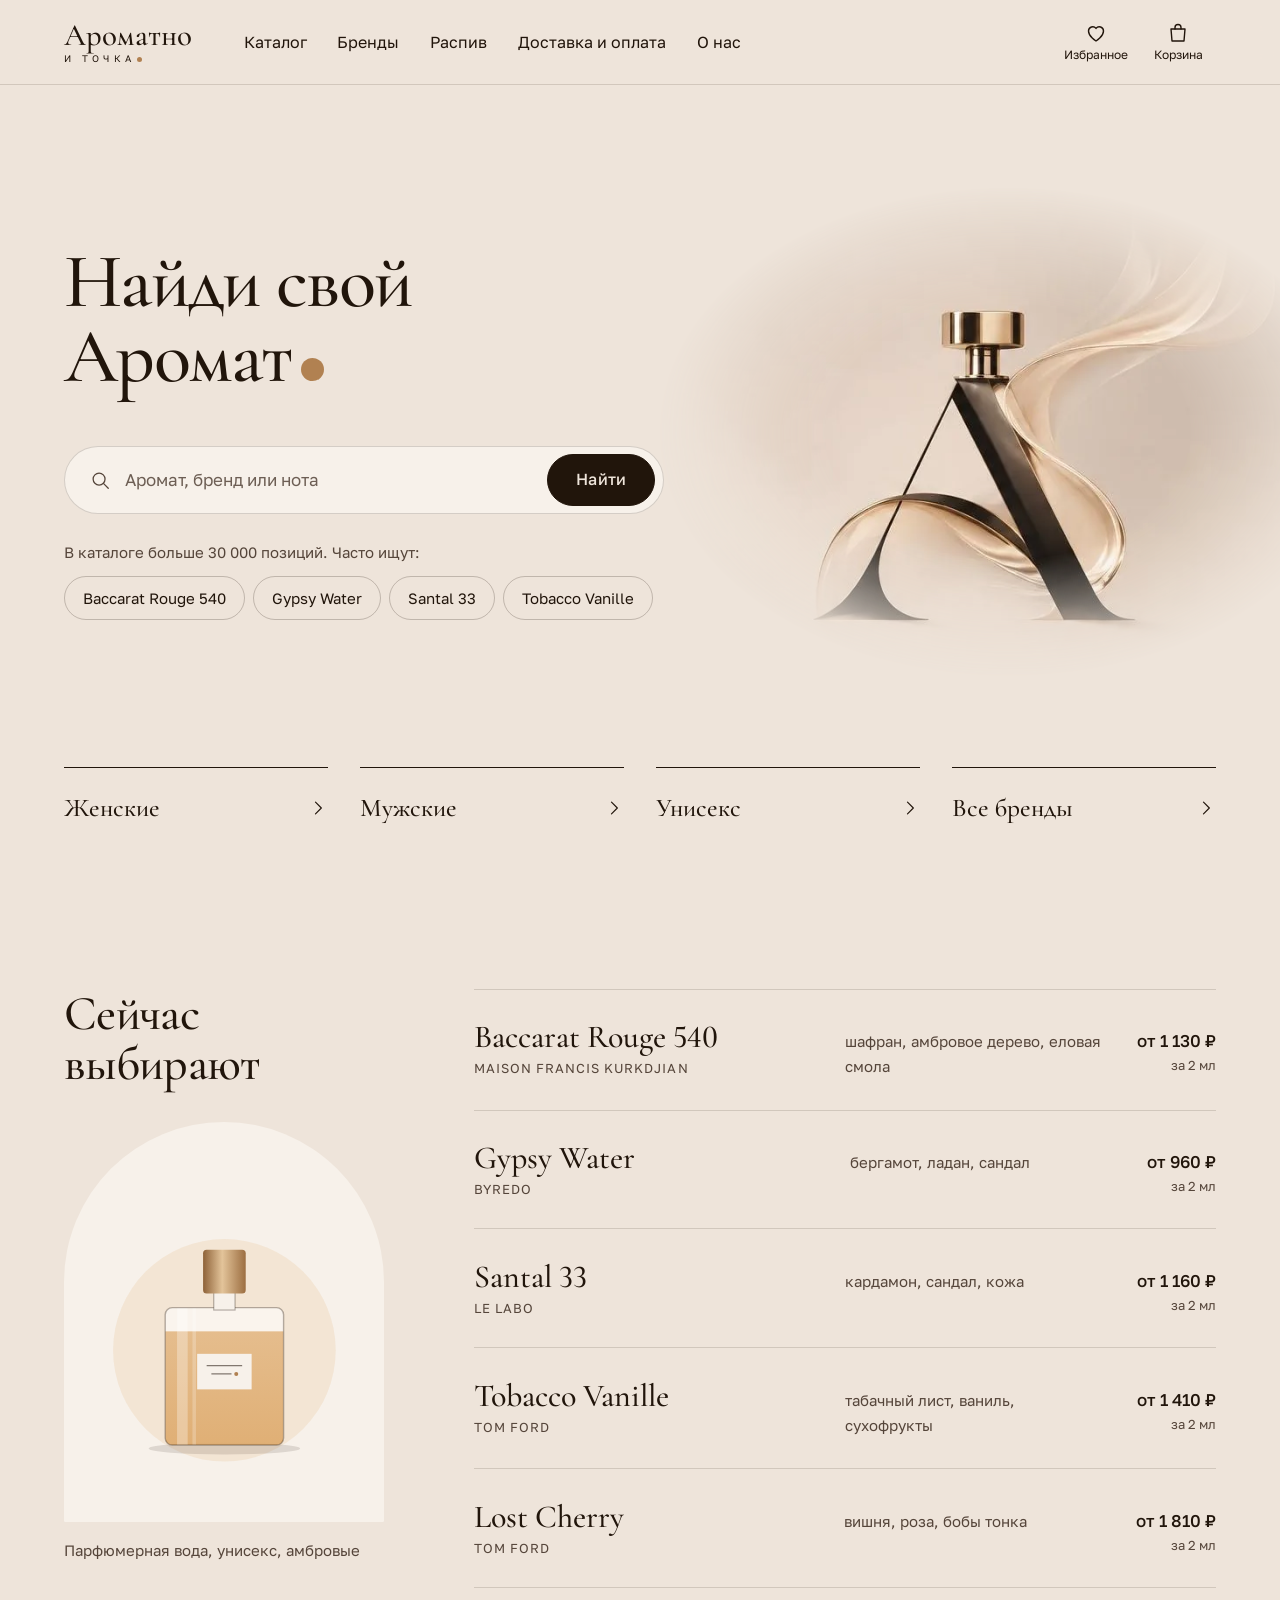
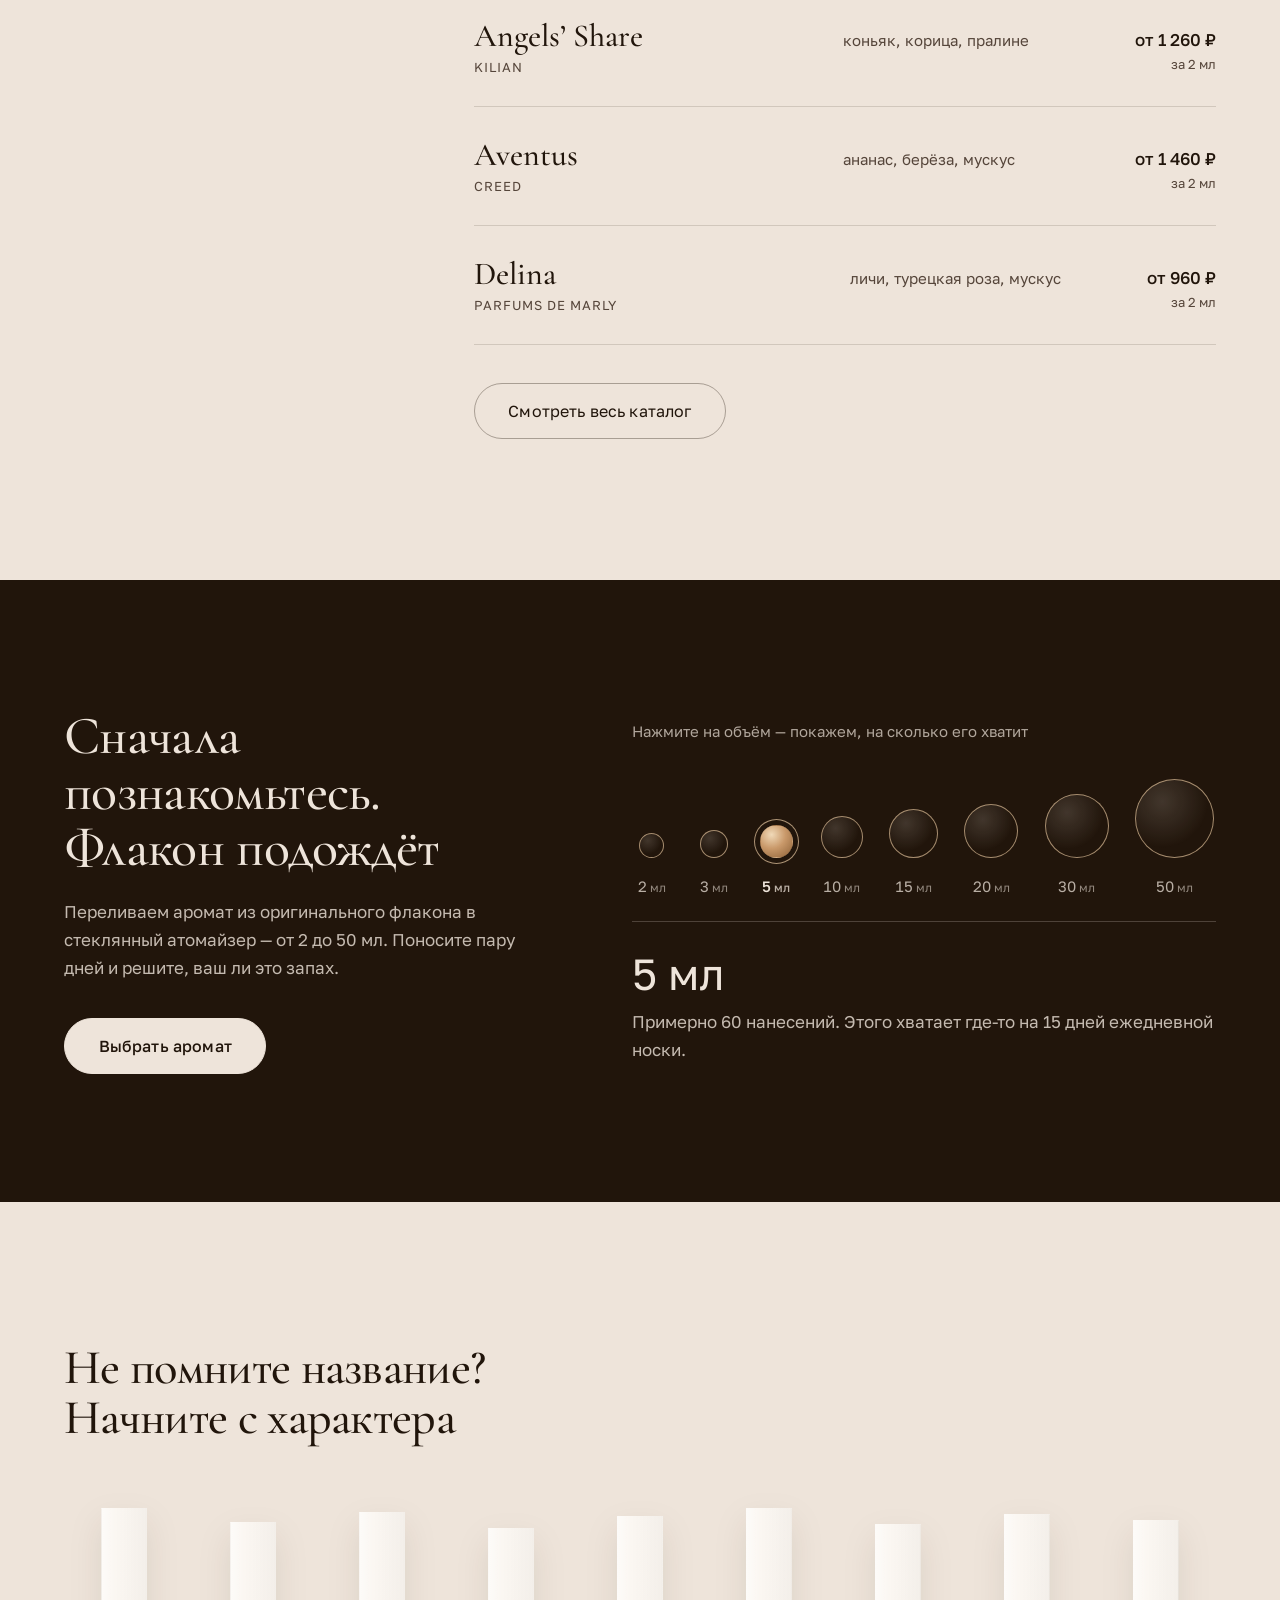
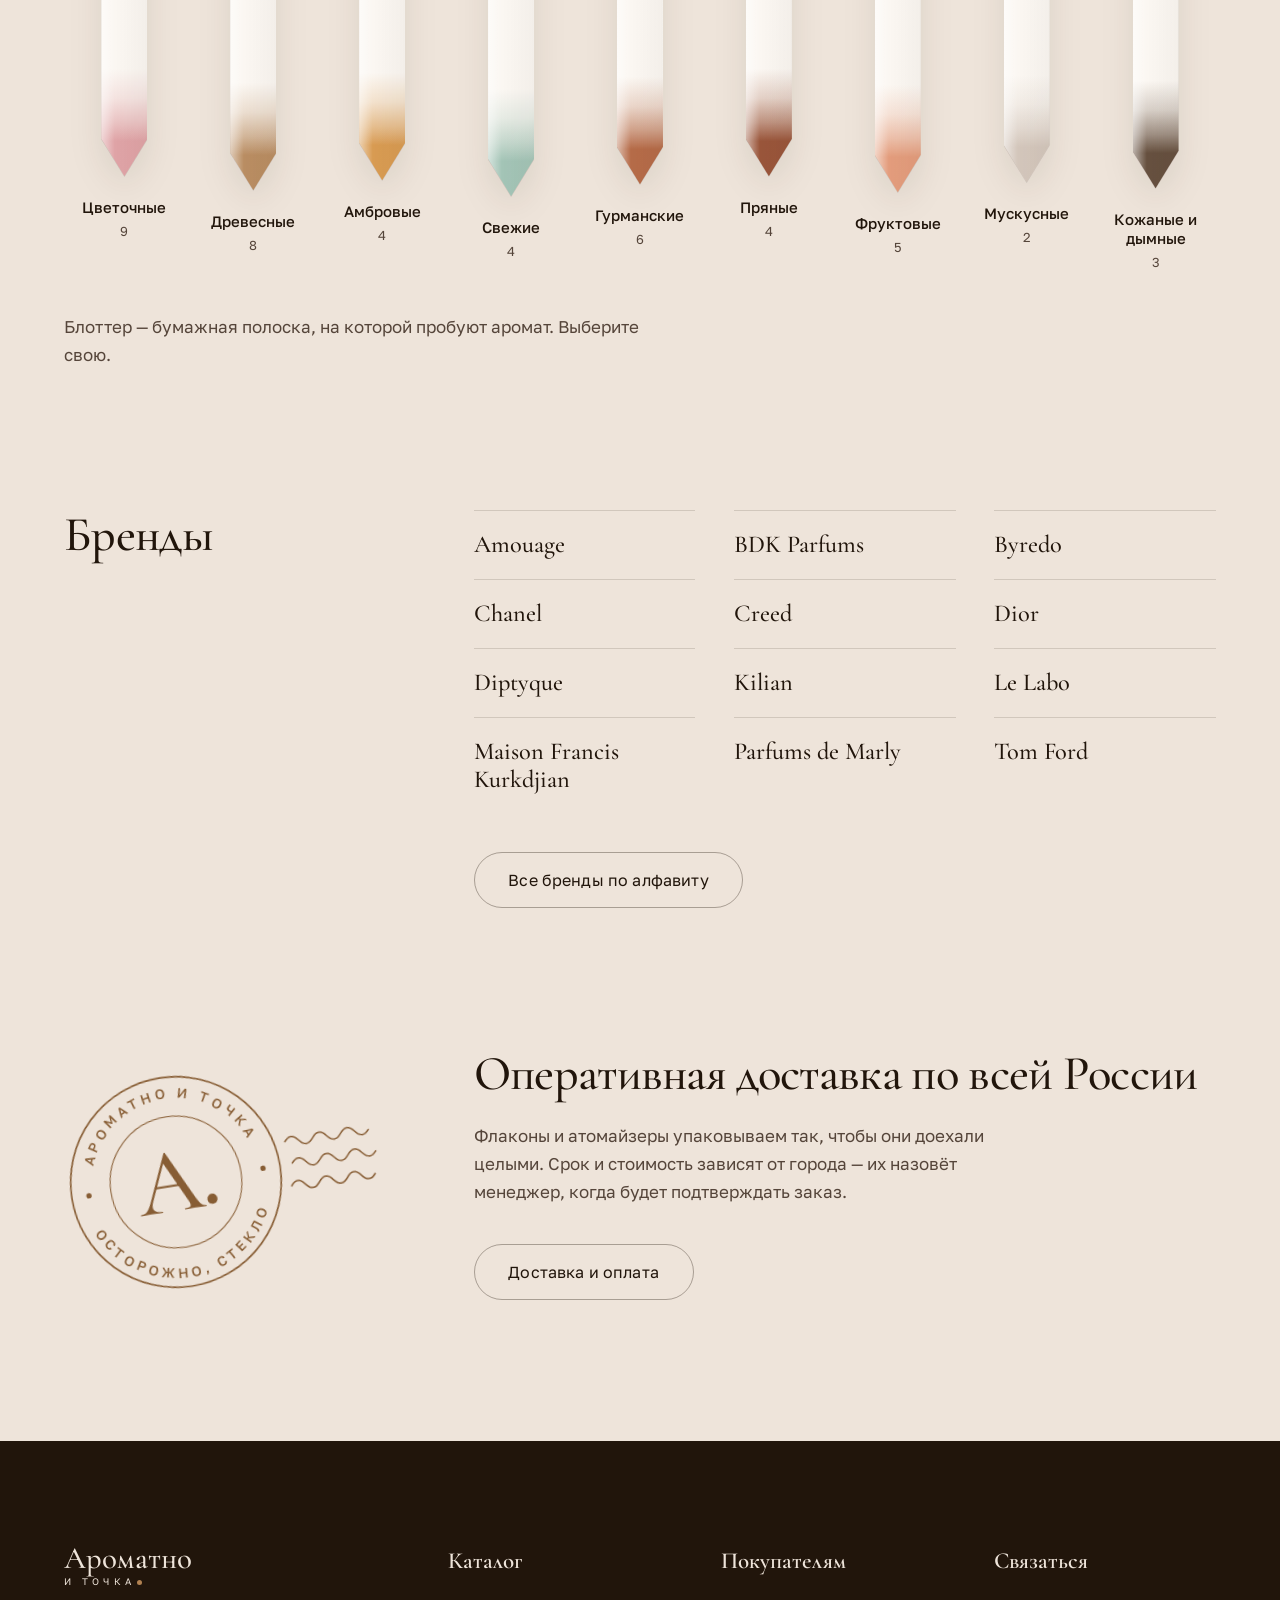
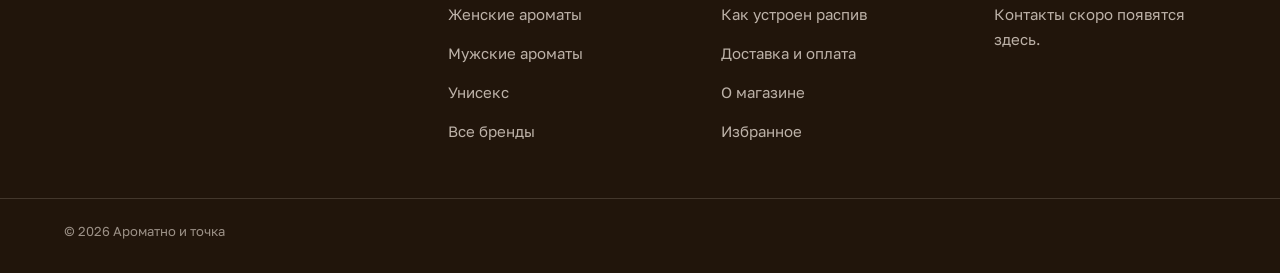
<file: index.html>
<!DOCTYPE html>
<html lang="ru">
<head>
<meta charset="utf-8">
<meta name="viewport" content="width=device-width, initial-scale=1">
<title>Ароматно и точка — оригинальная парфюмерия, распив от 2 мл</title>
<meta name="description" content="Более 30 000 позиций оригинальной парфюмерии. Распив и пробники от 2 до 50 мл. Оперативная доставка по всей России.">
<link rel="canonical" href="https://aromatno.shop/">
<meta name="theme-color" content="#EEE4DA">
<meta property="og:type" content="website">
<meta property="og:locale" content="ru_RU">
<meta property="og:site_name" content="Ароматно и точка">
<meta property="og:title" content="Ароматно и точка — оригинальная парфюмерия, распив от 2 мл">
<meta property="og:description" content="Более 30 000 позиций оригинальной парфюмерии. Распив и пробники от 2 до 50 мл. Доставка по всей России.">
<meta property="og:url" content="https://aromatno.shop/">
<meta property="og:image" content="https://aromatno.shop/assets/img/og.jpg">
<meta property="og:image:width" content="1200">
<meta property="og:image:height" content="630">
<meta name="twitter:card" content="summary_large_image">
<link rel="icon" href="assets/img/favicon.svg" type="image/svg+xml">
<link rel="icon" href="assets/img/icon-192.png" type="image/png" sizes="192x192">
<link rel="apple-touch-icon" href="assets/img/icon-180.png">
<link rel="manifest" href="site.webmanifest">
<script>
  // Главной сразу нужна картинка первого экрана — начинаем грузить её до скриптов
  if (!/^#(?!decant$)./.test(location.hash)) {
    var l = document.createElement('link'); l.rel = 'preload'; l.as = 'image';
    l.setAttribute('imagesrcset', 'assets/img/logo-mark-480.webp 480w, assets/img/logo-mark.webp 800w');
    l.setAttribute('imagesizes', '(max-width: 900px) 320px, 60vw');
    l.setAttribute('fetchpriority', 'high'); document.head.appendChild(l);
  }
</script>
<link rel="preconnect" href="https://fonts.googleapis.com">
<link rel="preconnect" href="https://fonts.gstatic.com" crossorigin>
<link href="https://fonts.googleapis.com/css2?family=Cormorant+Garamond:wght@500;600&family=Golos+Text:wght@400;500&display=swap" rel="stylesheet">
<link rel="stylesheet" href="assets/css/style.css">
</head>
<body>
<a class="skip" href="#view">Перейти к содержимому</a>

<header class="header" id="header">
  <div class="header__in">
    <button class="icon-btn header__burger" data-action="menu-open" aria-label="Открыть меню" aria-controls="menu">
      <svg viewBox="0 0 24 24" aria-hidden="true"><path d="M3 7h18M3 12h18M3 17h18"/></svg>
    </button>

    <a class="brand" href="#" aria-label="Ароматно и точка — на главную">
      <span class="brand__name">Ароматно</span>
      <span class="brand__sub">и точка<i class="dot"></i></span>
    </a>

    <nav class="nav" id="nav" aria-label="Основная навигация">
      <a href="#catalog" data-nav="catalog">Каталог</a>
      <a href="#brands" data-nav="brands">Бренды</a>
      <a href="#decant" data-nav="decant">Распив</a>
      <a href="#delivery" data-nav="delivery">Доставка и оплата</a>
      <a href="#about" data-nav="about">О нас</a>
    </nav>

    <div class="header__tools">
      <form class="search js-search" id="search" role="search" autocomplete="off">
        <label class="visually-hidden" for="search-input">Поиск по каталогу</label>
        <svg viewBox="0 0 24 24" aria-hidden="true"><circle cx="11" cy="11" r="6.5"/><path d="M16 16l5 5"/></svg>
        <input class="js-q" id="search-input" type="search" placeholder="Аромат, бренд или нота">
        <div class="search__results" hidden></div>
      </form>
      <button class="icon-btn header__find" data-action="search-open" aria-label="Открыть поиск">
        <svg viewBox="0 0 24 24" aria-hidden="true"><circle cx="11" cy="11" r="6.5"/><path d="M16 16l5 5"/></svg>
      </button>
      <a class="tool" href="#favorites" data-nav="favorites">
        <svg viewBox="0 0 24 24" aria-hidden="true"><path d="M12 20s-7.5-4.6-7.5-10.1A4.2 4.2 0 0 1 12 7.4a4.2 4.2 0 0 1 7.5 2.5C19.5 15.4 12 20 12 20z"/></svg>
        <span>Избранное</span><i class="count js-fav-count" hidden></i>
      </a>
      <button class="tool" data-action="cart-open">
        <svg viewBox="0 0 24 24" aria-hidden="true"><path d="M5 8h14l-1 12H6L5 8z"/><path d="M9 8V6.5a3 3 0 0 1 6 0V8"/></svg>
        <span>Корзина</span><i class="count js-cart-count" hidden></i>
      </button>
    </div>
  </div>
</header>

<main id="view" tabindex="-1"></main>

<footer class="footer">
  <div class="footer__in">
    <div class="footer__brand">
      <a class="brand brand--light" href="#" aria-label="На главную">
        <span class="brand__name">Ароматно</span>
        <span class="brand__sub">и точка<i class="dot"></i></span>
      </a>
    </div>
    <div class="footer__col">
      <h2>Каталог</h2>
      <a href="#catalog" data-go-gender="f">Женские ароматы</a>
      <a href="#catalog" data-go-gender="m">Мужские ароматы</a>
      <a href="#catalog" data-go-gender="u">Унисекс</a>
      <a href="#brands">Все бренды</a>
    </div>
    <div class="footer__col">
      <h2>Покупателям</h2>
      <a href="#decant">Как устроен распив</a>
      <a href="#delivery">Доставка и оплата</a>
      <a href="#about">О магазине</a>
      <a href="#favorites">Избранное</a>
    </div>
    <div class="footer__col" id="footer-contacts">
      <h2>Связаться</h2>
    </div>
  </div>
  <p class="footer__legal" id="footer-legal"></p>
</footer>

<nav class="tabbar" aria-label="Разделы магазина">
  <a href="#" data-nav="home">
    <svg viewBox="0 0 24 24" aria-hidden="true"><path d="M4 10.5 12 4l8 6.5V20h-5.5v-5.5h-5V20H4z"/></svg>
    <span>Главная</span>
  </a>
  <a href="#catalog" data-nav="catalog" data-action="reset-go">
    <svg viewBox="0 0 24 24" aria-hidden="true"><path d="M4.5 4.5h6v6h-6zM13.5 4.5h6v6h-6zM4.5 13.5h6v6h-6zM13.5 13.5h6v6h-6z"/></svg>
    <span>Каталог</span>
  </a>
  <a href="#favorites" data-nav="favorites">
    <svg viewBox="0 0 24 24" aria-hidden="true"><path d="M12 20s-7.5-4.6-7.5-10.1A4.2 4.2 0 0 1 12 7.4a4.2 4.2 0 0 1 7.5 2.5C19.5 15.4 12 20 12 20z"/></svg>
    <span>Избранное</span><i class="count js-fav-count" hidden></i>
  </a>
  <button data-action="cart-open">
    <svg viewBox="0 0 24 24" aria-hidden="true"><path d="M5 8h14l-1 12H6L5 8z"/><path d="M9 8V6.5a3 3 0 0 1 6 0V8"/></svg>
    <span>Корзина</span><i class="count js-cart-count" hidden></i>
  </button>
  <button data-action="menu-open" aria-controls="menu">
    <svg viewBox="0 0 24 24" aria-hidden="true"><path d="M4 7h16M4 12h16M4 17h16"/></svg>
    <span>Ещё</span>
  </button>
</nav>

<div class="overlay" id="overlay" hidden></div>

<div class="sheet" id="search-sheet" hidden>
  <form class="sheet__top js-search" role="search" autocomplete="off">
    <label class="visually-hidden" for="sheet-input">Поиск по каталогу</label>
    <div class="sheet__field">
      <svg viewBox="0 0 24 24" aria-hidden="true"><circle cx="11" cy="11" r="6.5"/><path d="M16 16l5 5"/></svg>
      <input class="js-q" id="sheet-input" type="search" placeholder="Аромат, бренд или нота" enterkeyhint="search">
    </div>
    <button type="button" class="sheet__close" data-action="search-close">Закрыть</button>
    <div class="search__results" hidden></div>
  </form>
  <div class="sheet__popular" id="sheet-popular"></div>
</div>

<aside class="drawer drawer--left" id="menu" aria-label="Меню" aria-hidden="true">
  <div class="drawer__head">
    <h2>Меню</h2>
    <button class="icon-btn" data-action="menu-close" aria-label="Закрыть меню">
      <svg viewBox="0 0 24 24" aria-hidden="true"><path d="M5 5l14 14M19 5L5 19"/></svg>
    </button>
  </div>
  <nav class="menu" aria-label="Меню сайта">
    <a class="menu__dup" href="#catalog" data-nav="catalog">Каталог</a>
    <a href="#brands" data-nav="brands">Бренды</a>
    <a href="#decant" data-nav="decant">Как устроен распив</a>
    <a href="#delivery" data-nav="delivery">Доставка и оплата</a>
    <a href="#about" data-nav="about">О магазине</a>
    <a class="menu__dup" href="#favorites" data-nav="favorites">Избранное</a>
  </nav>
</aside>

<aside class="drawer" id="cart" aria-label="Корзина" aria-hidden="true">
  <div class="drawer__head">
    <h2>Корзина</h2>
    <button class="icon-btn" data-action="cart-close" aria-label="Закрыть корзину">
      <svg viewBox="0 0 24 24" aria-hidden="true"><path d="M5 5l14 14M19 5L5 19"/></svg>
    </button>
  </div>
  <div class="drawer__body" id="cart-body"></div>
</aside>

<div class="toast" id="toast" role="status" aria-live="polite"></div>

<script src="assets/js/config.js" defer></script>
<script src="assets/js/data.js" defer></script>
<script src="assets/js/app.js" defer></script>
</body>
</html>
</file>
<file: assets/css/style.css>
/* Ароматно и точка — стили
   Палитра снята с логотипа: пудра, песок, эспрессо, бронза.
   Порядок: основа → шапка и навигация → главная → каталог → аромат → страницы → корзина → адаптив. */
:root {
  --powder: #EEE4DA;
  --milk: #F7F1EA;
  --sand: #DCCBBC;
  --ink: #21150B;
  --ink-soft: #55453A;
  --bronze: #B18151;
  --bronze-deep: #875D34;
  --champagne: #DDBE98;
  --line: rgba(33, 21, 11, .14);
  --serif: 'Cormorant Garamond', 'Cormorant', Georgia, 'Times New Roman', serif;
  --sans: 'Golos Text', 'Helvetica Neue', Arial, sans-serif;
  --wrap: 1280px;
  --pad: clamp(20px, 5vw, 72px);
  --gap: clamp(80px, 11vw, 168px);   /* расстояние между секциями */
  --tabbar: 0px;                      /* высота нижней панели на телефоне */
  --ease: cubic-bezier(.2, .7, .2, 1);
}

*, *::before, *::after { box-sizing: border-box; }
html { -webkit-text-size-adjust: 100%; scroll-behavior: smooth; }
body {
  margin: 0;
  background: var(--powder);
  color: var(--ink);
  font-family: var(--sans);
  font-weight: 400;
  font-size: 1.0625rem;
  line-height: 1.65;
  -webkit-font-smoothing: antialiased;
  font-variant-numeric: lining-nums;
}
body.is-locked { overflow: hidden; }
img, svg { display: block; max-width: 100%; }
a { color: inherit; text-decoration: none; }
button, input, select, textarea { font: inherit; color: inherit; }
button { cursor: pointer; background: none; border: 0; padding: 0; }
a, button, label, summary, input, select { -webkit-tap-highlight-color: transparent; touch-action: manipulation; }
h1, h2, h3, p, ul, ol, dl, dd, fieldset, legend { margin: 0; padding: 0; }
fieldset { border: 0; min-width: 0; }
ul, ol { list-style: none; }
[hidden] { display: none !important; }

:focus-visible { outline: 2px solid var(--bronze-deep); outline-offset: 3px; border-radius: 4px; }
main:focus { outline: none; }

.visually-hidden { position: absolute; width: 1px; height: 1px; overflow: hidden; clip-path: inset(50%); white-space: nowrap; }
.skip { position: absolute; left: 12px; top: -60px; z-index: 100; background: var(--ink); color: var(--powder); padding: 10px 16px; border-radius: 999px; }
.skip:focus { top: 12px; }

/* Точка — фирменный знак */
.dot { display: inline-block; width: .3em; height: .3em; border-radius: 50%; background: var(--bronze); margin-left: .12em; vertical-align: baseline; }

/* Типографика */
.h2, .page__head h1 { font-family: var(--serif); font-weight: 500; letter-spacing: -.014em; line-height: 1.04; text-wrap: balance; }
.h2 { font-size: clamp(2rem, 3.8vw, 3.25rem); }
.h2--wide { max-width: 16em; margin-bottom: clamp(32px, 4.5vw, 64px); }
.page__head h1 { font-size: clamp(2.25rem, 4.6vw, 3.75rem); }
.lead { font-size: 1.1875rem; color: var(--ink-soft); max-width: 34em; }
.link { color: var(--bronze-deep); text-decoration: underline; text-decoration-thickness: 1px; text-underline-offset: .28em; }
.link:hover { color: var(--ink); }

/* Кнопки */
.btn {
  display: inline-flex; align-items: center; justify-content: center; gap: .6em;
  min-height: 56px; padding: 0 2.1rem; border-radius: 999px;
  background: var(--ink); color: var(--powder); border: 1px solid var(--ink);
  font-weight: 500; font-size: 1rem; letter-spacing: .01em; white-space: nowrap;
  transition: background .25s var(--ease), color .25s var(--ease), border-color .25s var(--ease);
}
.btn:hover { background: var(--bronze-deep); border-color: var(--bronze-deep); }
.btn--ghost { background: transparent; color: var(--ink); border-color: rgba(33, 21, 11, .34); font-weight: 400; }
.btn--ghost:hover { background: var(--ink); border-color: var(--ink); color: var(--powder); }
.btn--light { background: var(--powder); color: var(--ink); border-color: var(--powder); }
.btn--light:hover { background: var(--champagne); border-color: var(--champagne); color: var(--ink); }
.btn--wide { width: 100%; }
.btn[disabled] { opacity: .5; cursor: default; }

.icon-btn { position: relative; display: inline-grid; place-items: center; width: 48px; height: 48px; border-radius: 50%; transition: background .2s var(--ease); }
.icon-btn:hover { background: rgba(33, 21, 11, .07); }
.icon-btn svg, .tool svg, .tabbar svg { width: 24px; height: 24px; fill: none; stroke: currentColor; stroke-width: 1.4; stroke-linecap: round; stroke-linejoin: round; }
.count {
  min-width: 20px; height: 20px; padding: 0 6px; border-radius: 999px; background: var(--bronze-deep); color: #fff;
  font-style: normal; font-size: .75rem; font-weight: 500; line-height: 20px; text-align: center;
}

.tag {
  display: inline-flex; align-items: center; min-height: 44px; padding: 0 18px; border-radius: 999px;
  border: 1px solid rgba(33, 21, 11, .22); font-size: .9375rem; transition: border-color .2s, background .2s;
}
.tag:hover { border-color: var(--ink); background: var(--milk); }
.tags { display: flex; flex-wrap: wrap; gap: 8px; }

/* ================= Шапка ================= */
.header { position: sticky; top: 0; z-index: 30; background: rgba(238, 228, 218, .94); backdrop-filter: blur(14px); -webkit-backdrop-filter: blur(14px); border-bottom: 1px solid var(--line); }
.header__in { max-width: var(--wrap); margin: 0 auto; padding: 0 var(--pad); min-height: 84px; display: grid; grid-template-columns: auto 1fr auto; align-items: center; gap: clamp(20px, 3vw, 48px); }
.header__burger, .header__find { display: none; }

.brand { display: inline-flex; flex-direction: column; align-items: flex-start; justify-self: start; line-height: 1; }
.brand__name { font-family: var(--serif); font-weight: 500; font-size: 1.9375rem; letter-spacing: .005em; }
.brand__sub { margin-top: 3px; font-size: .5938rem; letter-spacing: .46em; text-transform: uppercase; white-space: nowrap; }
.brand__sub .dot { width: 5px; height: 5px; margin-left: .1em; }
.brand--light { color: var(--powder); }

.nav { display: flex; justify-content: center; gap: clamp(18px, 2.4vw, 40px); }
.nav a {
  padding: 8px 0; font-size: 1rem; white-space: nowrap;
  background: linear-gradient(var(--bronze), var(--bronze)) no-repeat 0 100% / 0 1.5px;
  transition: background-size .3s var(--ease);
}
.nav a:hover, .nav a[aria-current="page"] { background-size: 100% 1.5px; }

.header__tools { display: flex; align-items: center; justify-content: flex-end; gap: 6px; }
.search { position: relative; width: 250px; margin-right: 10px; }
.search > svg { position: absolute; left: 16px; top: 50%; width: 19px; height: 19px; transform: translateY(-50%); fill: none; stroke: var(--ink-soft); stroke-width: 1.4; stroke-linecap: round; pointer-events: none; }
.search input { width: 100%; height: 48px; padding: 0 16px 0 46px; border-radius: 999px; border: 1px solid rgba(33, 21, 11, .16); background: var(--milk); font-size: .9375rem; }
.search input::placeholder, .finder input::placeholder, .sheet__field input::placeholder { color: var(--ink-soft); opacity: .85; }
.search input:focus { outline: none; border-color: var(--bronze-deep); }
@media (min-width: 901px) {
  .header .search { transition: opacity .3s var(--ease), visibility 0s; }
  body.is-home:not(.is-past-hero) .header .search { opacity: 0; visibility: hidden; }
}

.tool { position: relative; display: flex; flex-direction: column; align-items: center; gap: 3px; min-width: 76px; padding: 8px 6px; border-radius: 14px; font-size: .75rem; line-height: 1.2; color: var(--ink); transition: background .2s var(--ease); }
.tool:hover { background: rgba(33, 21, 11, .06); }
.tool .count { position: absolute; top: 2px; left: 50%; margin-left: 6px; }

/* Подсказки поиска */
.search__results { position: absolute; right: 0; top: calc(100% + 10px); width: min(420px, 92vw); z-index: 40; background: var(--milk); border: 1px solid var(--line); border-radius: 20px; padding: 8px; box-shadow: 0 24px 60px -24px rgba(33, 21, 11, .35); }
.search__item { display: flex; align-items: center; gap: 14px; padding: 10px 12px; border-radius: 14px; }
.search__item:hover, .search__item:focus-visible { background: var(--powder); }
.search__item svg { width: 44px; height: 53px; flex: none; }
.search__item b { display: block; font-family: var(--serif); font-weight: 600; font-size: 1.25rem; line-height: 1.15; }
.search__item span span { font-size: .875rem; color: var(--ink-soft); }
.search__all, .search__empty { display: block; width: 100%; padding: 14px 12px; text-align: left; font-size: .9375rem; }
.search__all { color: var(--bronze-deep); font-weight: 500; border-top: 1px solid var(--line); margin-top: 4px; }
.search__empty { color: var(--ink-soft); }

/* Нижняя панель и поиск на весь экран — только на телефоне, см. адаптив */
.tabbar, .sheet { display: none; }

/* ================= Общая сетка ================= */
.wrap { max-width: var(--wrap); margin: 0 auto; padding-left: var(--pad); padding-right: var(--pad); }
.section { padding-top: var(--gap); }
.page { max-width: var(--wrap); margin: 0 auto; padding: clamp(40px, 6vw, 88px) var(--pad) 0; }
.page__head { margin-bottom: clamp(28px, 4vw, 48px); }
.page__head p { margin-top: 16px; color: var(--ink-soft); }
main { min-height: 60vh; padding-bottom: var(--gap); }

.niche { display: grid; place-items: center; background: var(--milk); border-radius: 999px 999px 8px 8px; overflow: hidden; }

/* Две колонки: узкая с заголовком, широкая с содержимым */
.duo { display: grid; grid-template-columns: minmax(220px, 320px) minmax(0, 1fr); gap: clamp(40px, 7vw, 128px); align-items: start; }
.duo__side { position: sticky; top: 124px; }

/* ================= Главная ================= */
.hero { position: relative; overflow: hidden; }
.hero__in { max-width: var(--wrap); margin: 0 auto; padding: clamp(56px, 8vw, 128px) var(--pad) clamp(56px, 7vw, 112px); display: grid; grid-template-columns: minmax(0, 1.1fr) minmax(0, .9fr); align-items: center; gap: clamp(8px, 2vw, 32px); }
.hero__text { position: relative; z-index: 1; }
.hero h1 { font-family: var(--serif); font-weight: 500; font-size: clamp(2.625rem, 6vw, 5.625rem); line-height: .98; letter-spacing: -.02em; text-wrap: balance; }
.hero__art img {
  width: 138%; height: auto; max-width: none; margin-left: -10%; aspect-ratio: 10 / 7; object-fit: cover;
  -webkit-mask-image: radial-gradient(ellipse 50% 50% at 50% 50%, #000 52%, transparent 100%);
  mask-image: radial-gradient(ellipse 50% 50% at 50% 50%, #000 52%, transparent 100%);
  animation: veil 1.6s var(--ease) both;
}
@keyframes veil { from { opacity: 0; transform: scale(1.05); } to { opacity: 1; transform: none; } }

.finder { position: relative; margin-top: clamp(32px, 4vw, 60px); max-width: 600px; }
.finder__field { display: flex; align-items: center; gap: 12px; height: 68px; padding: 0 8px 0 24px; border-radius: 999px; background: var(--milk); border: 1px solid rgba(33, 21, 11, .16); transition: border-color .25s var(--ease), box-shadow .25s var(--ease); }
.finder__field:focus-within { border-color: var(--bronze-deep); box-shadow: 0 0 0 4px rgba(177, 129, 81, .16); }
.finder__field > svg { flex: none; width: 22px; height: 22px; fill: none; stroke: var(--ink-soft); stroke-width: 1.4; stroke-linecap: round; }
.finder input { flex: 1; min-width: 0; height: 100%; border: 0; background: none; font-size: 1.0625rem; -webkit-appearance: none; appearance: none; }
.finder input:focus { outline: none; }
.finder input::-webkit-search-cancel-button, .sheet__field input::-webkit-search-cancel-button { -webkit-appearance: none; }
.finder .btn { min-height: 52px; padding: 0 1.75rem; }
.finder .search__results { left: 0; right: auto; width: 100%; }
.finder__hint { margin: 26px 0 12px; font-size: .9375rem; color: var(--ink-soft); }

/* Быстрый вход в каталог */
.quick { display: grid; grid-template-columns: repeat(4, 1fr); column-gap: clamp(16px, 2.5vw, 40px); }
.quick a { display: flex; align-items: center; justify-content: space-between; gap: 12px; padding: 26px 0; border-top: 1px solid var(--ink); font-family: var(--serif); font-weight: 500; font-size: clamp(1.375rem, 2vw, 1.75rem); line-height: 1.1; transition: color .25s; }
.quick svg { flex: none; width: 20px; height: 20px; fill: none; stroke: currentColor; stroke-width: 1.4; stroke-linecap: round; stroke-linejoin: round; transition: transform .3s var(--ease); }
.quick a:hover { color: var(--bronze-deep); }
.quick a:hover svg { transform: translateX(6px); }

/* «Сейчас выбирают» */
.picks__art { aspect-ratio: 4 / 5; margin-top: 32px; }
.picks__art svg { width: 74%; height: auto; margin-top: 9%; animation: pick .4s var(--ease); }
@keyframes pick { from { opacity: 0; transform: translateY(8px); } to { opacity: 1; transform: none; } }
.picks__cap { margin-top: 16px; font-size: .9375rem; color: var(--ink-soft); }
.pick { display: grid; grid-template-columns: minmax(0, 1.3fr) minmax(0, 1fr) auto; gap: clamp(16px, 2.4vw, 40px); align-items: baseline; padding: clamp(22px, 2.4vw, 32px) 0; border-top: 1px solid var(--line); transition: padding .35s var(--ease), background .35s var(--ease); }
.pick__art { display: none; }
.picks__list li:last-child .pick { border-bottom: 1px solid var(--line); }
.pick__name { font-family: var(--serif); font-weight: 500; font-size: clamp(1.5rem, 2.5vw, 2.125rem); line-height: 1.06; transition: color .25s; }
.pick__name small { display: block; margin-top: 8px; font-family: var(--sans); font-weight: 400; font-size: .8125rem; letter-spacing: .08em; text-transform: uppercase; color: var(--ink-soft); }
.pick__notes { font-size: .9375rem; color: var(--ink-soft); }
.pick__price { text-align: right; white-space: nowrap; font-weight: 500; }
.pick__price small { display: block; font-size: .8125rem; font-weight: 400; color: var(--ink-soft); }
.pick:focus-visible { padding-left: 18px; padding-right: 18px; background: var(--milk); }
@media (hover: hover) {
  .pick:hover { padding-left: 18px; padding-right: 18px; background: var(--milk); }
  .pick:hover .pick__name { color: var(--bronze-deep); }
}
.picks__more { margin-top: clamp(28px, 3vw, 44px); }

/* Распив — тёмная секция */
.decant { background: var(--ink); color: var(--powder); margin-top: var(--gap); scroll-margin-top: 84px; }
.decant__in { max-width: var(--wrap); margin: 0 auto; padding: clamp(72px, 10vw, 152px) var(--pad); display: grid; grid-template-columns: minmax(0, .9fr) minmax(0, 1.1fr); gap: clamp(40px, 7vw, 120px); align-items: center; }
.decant h2 { font-family: var(--serif); font-weight: 500; font-size: clamp(2rem, 4.2vw, 3.5rem); line-height: 1.04; letter-spacing: -.012em; text-wrap: balance; }
.decant__in > div > p { margin-top: 22px; color: rgba(238, 228, 218, .8); max-width: 32em; }
.decant .btn { margin-top: 36px; }
.decant__in .ladder__hint { margin: 0 0 30px; font-size: .9375rem; color: rgba(238, 228, 218, .7); }
.ladder { display: flex; align-items: flex-end; justify-content: space-between; gap: 6px; border-bottom: 1px solid rgba(238, 228, 218, .22); padding-bottom: 22px; }
.ladder button { display: flex; flex-direction: column; align-items: center; gap: 16px; padding: 6px 2px 0; color: rgba(238, 228, 218, .74); font-size: .9375rem; min-width: 40px; font-variant-numeric: lining-nums tabular-nums; }
.ladder small { font-size: .8em; opacity: .75; }
.ladder i {
  display: block; width: calc(var(--d) * var(--k, 1)); height: calc(var(--d) * var(--k, 1)); border-radius: 50%; border: 1px solid rgba(221, 190, 152, .7);
  background: radial-gradient(circle at 34% 28%, rgba(238, 228, 218, .16), rgba(238, 228, 218, 0) 62%);
  transition: box-shadow .35s var(--ease), border-color .35s var(--ease), background .35s var(--ease);
}
.ladder button:hover i { border-color: var(--champagne); box-shadow: 0 0 0 5px rgba(221, 190, 152, .12); }
.ladder button[aria-pressed="true"] { color: var(--powder); font-weight: 500; }
.ladder button[aria-pressed="true"] i { border-color: transparent; background: radial-gradient(circle at 34% 28%, #F0D9B8 0, #C9996A 46%, #8E6238 100%); box-shadow: 0 0 0 5px var(--ink), 0 0 0 6px rgba(221, 190, 152, .75); }
.ladder__out { margin-top: 30px; min-height: 5.6em; }
.ladder__out b { display: block; font-weight: 400; font-size: clamp(2rem, 3.4vw, 2.75rem); line-height: 1; color: var(--powder); }
.ladder__out span { display: block; margin-top: 12px; color: rgba(238, 228, 218, .8); }

/* Блоттеры: семейства ароматов */
.blotters { display: grid; grid-template-columns: repeat(9, minmax(0, 1fr)); gap: 8px; padding: 6px 0 40px; }
.blotter { display: flex; flex-direction: column; align-items: center; text-align: center; padding-top: var(--y); }
.blotter__strip { display: block; width: clamp(34px, 3.6vw, 46px); height: clamp(200px, 21vw, 280px); filter: drop-shadow(0 1px 0 rgba(33, 21, 11, .1)) drop-shadow(0 14px 16px rgba(33, 21, 11, .09)); transition: transform .55s var(--ease); }
.blotter__strip i {
  display: block; width: 100%; height: 100%;
  background: linear-gradient(90deg, rgba(255, 255, 255, .55) 0, rgba(255, 255, 255, 0) 30%, rgba(33, 21, 11, .035) 100%), linear-gradient(to top, var(--tint) 0, var(--tint) 13%, #FBF7F2 40%);
  background: linear-gradient(90deg, rgba(255, 255, 255, .55) 0, rgba(255, 255, 255, 0) 30%, rgba(33, 21, 11, .035) 100%), linear-gradient(to top, var(--tint) 0, var(--tint) 13%, color-mix(in srgb, var(--tint) 62%, #FBF7F2) 20%, color-mix(in srgb, var(--tint) 24%, #FBF7F2) 29%, #FBF7F2 40%);
  clip-path: polygon(0 0, 100% 0, 100% 86%, 50% 100%, 0 86%);
}
.blotter:focus-visible .blotter__strip { transform: translateY(-12px); }
@media (hover: hover) { .blotter:hover .blotter__strip { transform: translateY(-12px); } .blotter:hover b { color: var(--bronze-deep); } }
.blotter b { margin-top: 22px; font-weight: 500; font-size: .9375rem; line-height: 1.25; transition: color .25s; }
.blotter em { margin-top: 4px; font-style: normal; font-size: .8125rem; color: var(--ink-soft); }
.blotters__cap { min-height: 3.3em; max-width: 36em; color: var(--ink-soft); }
@media (hover: none) { .blotters__cap { display: none; } }

/* Бренды на главной */
.brandgrid { display: grid; grid-template-columns: repeat(3, minmax(0, 1fr)); column-gap: clamp(20px, 3vw, 48px); }
.brandgrid a { padding: 20px 0; border-top: 1px solid var(--line); font-family: var(--serif); font-weight: 500; font-size: clamp(1.25rem, 1.9vw, 1.625rem); line-height: 1.15; transition: color .2s, padding .3s var(--ease); }
.brandgrid a:hover { color: var(--bronze-deep); padding-left: 8px; }

/* Доставка */
.ship { align-items: center; }
.ship .duo__side { position: static; }
.ship p { margin-top: 22px; color: var(--ink-soft); max-width: 33em; }
.seal { width: 100%; max-width: 320px; color: var(--bronze-deep); transform: rotate(-9deg); overflow: visible; }
.seal__ring { font-family: var(--sans); font-size: 13.5px; font-weight: 500; letter-spacing: .3em; fill: currentColor; }
.seal__a { font-family: var(--serif); font-weight: 500; font-size: 92px; fill: currentColor; }

/* ================= Каталог ================= */
.segs { display: inline-flex; gap: 2px; padding: 5px; border-radius: 999px; background: var(--milk); margin-bottom: clamp(28px, 4vw, 48px); max-width: 100%; }
.seg { min-height: 46px; padding: 0 24px; border-radius: 999px; font-size: 1rem; white-space: nowrap; transition: background .25s var(--ease), color .25s var(--ease); }
.seg:hover { background: rgba(33, 21, 11, .06); }
.seg[aria-pressed="true"] { background: var(--ink); color: var(--powder); }

.catalog__layout { display: grid; grid-template-columns: 250px minmax(0, 1fr); gap: clamp(32px, 4.5vw, 72px); align-items: start; }
.filters { position: sticky; top: 112px; max-height: calc(100vh - 136px); overflow: auto; padding-right: 10px; }
.filters__head, .filters__apply { display: none; }
.filters fieldset { padding: 0 0 26px; margin-bottom: 26px; border-bottom: 1px solid var(--line); }
.filters legend { font-family: var(--serif); font-weight: 600; font-size: 1.4375rem; margin-bottom: 12px; }
.check { position: relative; display: flex; align-items: center; gap: 14px; padding: 9px 0; cursor: pointer; font-size: 1rem; }
.check input { position: absolute; opacity: 0; width: 0; height: 0; }
.check i { flex: none; width: 18px; height: 18px; border-radius: 50%; border: 1px solid var(--ink-soft); background: transparent; box-shadow: inset 0 0 0 4px var(--powder); transition: background .2s, border-color .2s; }
.check input:checked + i { background: var(--bronze-deep); border-color: var(--bronze-deep); }
.check input:focus-visible + i { outline: 2px solid var(--bronze-deep); outline-offset: 3px; }
.check em { margin-left: auto; font-style: normal; font-size: .875rem; color: var(--ink-soft); }
.filters__scroll { max-height: 260px; overflow: auto; padding-right: 6px; }
.field, .filters input[type="search"] { width: 100%; min-height: 56px; padding: 12px 18px; border-radius: 16px; border: 1px solid rgba(33, 21, 11, .2); background: var(--milk); font-size: 1rem; }
.field:focus, .filters input[type="search"]:focus { outline: none; border-color: var(--bronze-deep); box-shadow: 0 0 0 4px rgba(177, 129, 81, .16); }
.filters input[type="search"] { min-height: 48px; margin-bottom: 10px; }
.range output { font-weight: 500; }
.range small { display: block; margin-top: 8px; font-size: .875rem; color: var(--ink-soft); }
input[type="range"] { width: 100%; height: 28px; accent-color: var(--bronze-deep); margin-top: 12px; }

.toolbar { display: flex; align-items: center; gap: 12px; flex-wrap: wrap; margin-bottom: 36px; }
.toolbar__filters { display: none; }
.toolbar__filters .count { margin-left: 2px; }
.chips { display: flex; flex-wrap: wrap; gap: 8px; order: -1; flex: 1; }
.chip { display: inline-flex; align-items: center; gap: 10px; min-height: 44px; padding: 0 16px; border-radius: 999px; border: 1px solid rgba(33, 21, 11, .22); font-size: .9375rem; }
.chip:hover { border-color: var(--ink); }
.chip svg { width: 10px; height: 10px; stroke: currentColor; stroke-width: 1.6; fill: none; }
.sort { display: flex; align-items: center; gap: 12px; margin-left: auto; font-size: .9375rem; color: var(--ink-soft); }
.sort select {
  min-height: 48px; padding: 0 40px 0 18px; border-radius: 999px; border: 1px solid rgba(33, 21, 11, .22); background-color: var(--milk); color: var(--ink); font-size: 1rem;
  appearance: none; -webkit-appearance: none;
  background-image: url("data:image/svg+xml,%3Csvg xmlns='http://www.w3.org/2000/svg' viewBox='0 0 10 6'%3E%3Cpath d='M1 1l4 4 4-4' fill='none' stroke='%2321150B' stroke-width='1.2'/%3E%3C/svg%3E");
  background-repeat: no-repeat; background-position: right 16px center; background-size: 10px;
}

.grid { display: grid; grid-template-columns: repeat(auto-fill, minmax(250px, 1fr)); gap: clamp(44px, 5vw, 72px) clamp(20px, 2.8vw, 40px); }
.catalog__layout .grid { grid-template-columns: repeat(3, minmax(0, 1fr)); }
@media (max-width: 1080px) { .catalog__layout .grid { grid-template-columns: repeat(2, minmax(0, 1fr)); } }
.card { position: relative; display: flex; flex-direction: column; }
.card__art { aspect-ratio: 4 / 5; }
.card__art svg { width: 72%; height: auto; margin-top: 9%; transition: transform .5s var(--ease); }
@media (hover: hover) { .card:hover .card__art svg { transform: translateY(-6px); } .card:hover .card__name { color: var(--bronze-deep); } }
.fav { position: absolute; z-index: 1; top: 0; right: 0; width: 48px; height: 48px; border-radius: 50%; display: grid; place-items: center; background: var(--powder); }
.fav svg { width: 21px; height: 21px; fill: none; stroke: var(--ink); stroke-width: 1.4; transition: fill .2s, stroke .2s; }
.fav[aria-pressed="true"] svg { fill: var(--bronze); stroke: var(--bronze); }
.card__body { padding-top: 20px; }
.card__brand { position: relative; z-index: 1; font-size: .8125rem; letter-spacing: .08em; text-transform: uppercase; color: var(--ink-soft); }
.card__brand:hover { color: var(--bronze-deep); }
.card__name { font-family: var(--serif); font-weight: 600; font-size: 1.5625rem; line-height: 1.12; margin-top: 6px; transition: color .25s; }
.card__name a::after { content: ''; position: absolute; inset: 0; }   /* вся карточка ведёт на страницу аромата */
.card__meta { margin-top: 8px; font-size: .9375rem; color: var(--ink-soft); }
.card__price { margin-top: 14px; display: flex; align-items: baseline; gap: 8px; flex-wrap: wrap; }
.card__price b { font-weight: 500; font-size: 1.0625rem; }
.card__price span { font-size: .875rem; color: var(--ink-soft); }
.more { display: flex; justify-content: center; margin-top: clamp(48px, 6vw, 80px); }
.empty { padding: clamp(40px, 8vw, 96px) 0; max-width: 30em; }
.empty h2 { font-family: var(--serif); font-weight: 500; font-size: clamp(1.75rem, 3vw, 2.5rem); line-height: 1.1; }
.empty p { margin-top: 16px; color: var(--ink-soft); }
.empty .btn { margin-top: 30px; }

/* ================= Страница аромата ================= */
.crumbs { font-size: .9375rem; color: var(--ink-soft); margin-bottom: clamp(24px, 3vw, 40px); display: flex; flex-wrap: wrap; gap: 10px; }
.crumbs a:hover { color: var(--ink); }
.product__layout { display: grid; grid-template-columns: minmax(0, 1fr) minmax(0, 1fr); gap: clamp(32px, 7vw, 120px); align-items: start; }
.product__art { position: sticky; top: 116px; aspect-ratio: 5 / 6; max-height: calc(100vh - 150px); width: 100%; }
.product__art svg { width: 60%; height: auto; margin-top: 8%; }
.product__brand { font-size: .875rem; letter-spacing: .1em; text-transform: uppercase; color: var(--ink-soft); }
.product__brand:hover { color: var(--bronze-deep); }
.product h1 { font-family: var(--serif); font-weight: 500; font-size: clamp(2.5rem, 5vw, 4.25rem); line-height: 1; letter-spacing: -.015em; margin-top: 12px; }
.product__meta { margin-top: 16px; color: var(--ink-soft); }

.vols { margin-top: clamp(32px, 4vw, 52px); }
.vols h2 { display: flex; align-items: baseline; gap: 12px; font-size: 1.0625rem; font-weight: 500; margin-bottom: 14px; }
.vols h2 small { font-size: .875rem; font-weight: 400; color: var(--ink-soft); }
.vols__grid { display: grid; grid-template-columns: repeat(auto-fill, minmax(98px, 1fr)); gap: 10px; margin-bottom: 30px; }
.vol {
  display: flex; flex-direction: column; align-items: center; gap: 2px; padding: 12px 6px 14px; border-radius: 18px;
  box-shadow: inset 0 0 0 1px rgba(33, 21, 11, .18); font-variant-numeric: lining-nums tabular-nums;
  transition: box-shadow .25s var(--ease), background .25s var(--ease);
}
.vol:hover { box-shadow: inset 0 0 0 1px var(--ink); }
.vol__ico { display: grid; place-items: center; height: 40px; }
.vol i { display: block; border-radius: 50%; border: 1px solid rgba(33, 21, 11, .42); background: radial-gradient(circle at 34% 28%, rgba(255, 255, 255, .8), rgba(255, 255, 255, 0) 62%); transition: background .3s var(--ease), border-color .3s var(--ease); }
.vol i.vol__flask { position: relative; width: 20px; height: 24px; margin-top: 8px; border-radius: 4px; }
.vol i.vol__flask::before { content: ''; position: absolute; left: 50%; top: -8px; width: 10px; height: 7px; margin-left: -5px; border-radius: 2px; background: var(--ink); }
.vol b { font-weight: 500; font-size: 1rem; line-height: 1.3; }
.vol > span:last-child { font-size: .8125rem; color: var(--ink-soft); line-height: 1.3; }
.vol[aria-pressed="true"] { background: var(--milk); box-shadow: inset 0 0 0 2px var(--ink); }
.vol[aria-pressed="true"] i { border-color: transparent; background: radial-gradient(circle at 34% 28%, #EBD0AA 0, #BF8E5E 46%, #8A5F36 100%); }

.product__price { margin-top: 6px; padding-top: 30px; border-top: 1px solid var(--line); }
.product__price b { font-weight: 400; font-size: 2.5rem; line-height: 1; letter-spacing: -.01em; }
.product__price span { display: block; margin-top: 10px; color: var(--ink-soft); font-size: .9375rem; }
.buy { display: flex; gap: 12px; margin-top: 26px; flex-wrap: wrap; align-items: center; }
.buy .btn { flex: 1 1 220px; }
.buy .fav { position: static; width: 56px; height: 56px; border: 1px solid rgba(33, 21, 11, .3); background: transparent; }
.qty { display: inline-flex; align-items: center; border: 1px solid rgba(33, 21, 11, .3); border-radius: 999px; height: 56px; }
.qty button { width: 48px; height: 100%; font-size: 1.25rem; border-radius: 999px; }
.qty button:hover { color: var(--bronze-deep); }
.qty output { min-width: 26px; text-align: center; font-weight: 500; }
.qty--sm { height: 44px; }
.qty--sm button { width: 42px; font-size: 1.0625rem; }
.pyramid { margin-top: clamp(40px, 5vw, 64px); }
.pyramid div { display: grid; grid-template-columns: 160px 1fr; gap: 16px; padding: 20px 0; border-top: 1px solid var(--line); }
.pyramid div:last-child { border-bottom: 1px solid var(--line); }
.pyramid dt { color: var(--ink-soft); font-size: .9375rem; }
.pyramid dd { font-family: var(--serif); font-weight: 600; font-size: 1.4375rem; line-height: 1.25; }
.assure { margin-top: 30px; color: var(--ink-soft); font-size: .9375rem; }
.assure li { position: relative; padding: 6px 0 6px 22px; }
.assure li::before { content: ''; position: absolute; left: 0; top: 1.05em; width: 6px; height: 6px; border-radius: 50%; background: var(--bronze); }
.buybar { display: none; }

/* ================= Бренды, текстовые страницы ================= */
.letters { display: flex; flex-wrap: wrap; gap: 6px; margin-bottom: clamp(36px, 5vw, 64px); }
.letters a { width: 48px; height: 48px; display: grid; place-items: center; border-radius: 50%; font-family: var(--serif); font-weight: 600; font-size: 1.5rem; }
.letters a:hover { background: var(--sand); }
.brands { columns: 3 260px; column-gap: clamp(28px, 5vw, 80px); }
.brands section { break-inside: avoid; padding: 22px 0 28px; border-top: 1px solid var(--line); scroll-margin-top: 120px; }
.brands h2 { font-family: var(--serif); font-weight: 500; font-size: 2.5rem; line-height: 1; color: var(--bronze-deep); margin-bottom: 10px; }
.brands a { display: flex; justify-content: space-between; align-items: center; gap: 12px; min-height: 44px; }
.brands a:hover { color: var(--bronze-deep); }
.brands em { font-style: normal; color: var(--ink-soft); font-size: .875rem; }

.prose { display: grid; grid-template-columns: minmax(0, 1fr) minmax(0, 1fr); gap: clamp(40px, 7vw, 120px); align-items: start; }
.prose h2 { font-family: var(--serif); font-weight: 500; font-size: 1.875rem; line-height: 1.15; margin: 44px 0 12px; }
.prose h2:first-child { margin-top: 0; }
.prose p { color: var(--ink-soft); max-width: 34em; }
.prose p + p { margin-top: 12px; }
.steps { counter-reset: s; }
.steps li { counter-increment: s; display: grid; grid-template-columns: 48px 1fr; gap: 8px; padding: 22px 0; border-top: 1px solid var(--line); }
.steps li::before { content: counter(s); font-family: var(--serif); font-weight: 500; font-size: 1.875rem; line-height: 1; color: var(--bronze-deep); }
.steps b { display: block; font-family: var(--serif); font-weight: 600; font-size: 1.4375rem; line-height: 1.2; }
.steps span { color: var(--ink-soft); }

.faq details { border-top: 1px solid var(--line); }
.faq details:last-child { border-bottom: 1px solid var(--line); }
.faq summary { list-style: none; cursor: pointer; display: flex; justify-content: space-between; align-items: center; gap: 20px; padding: 24px 0; font-family: var(--serif); font-weight: 600; font-size: 1.4375rem; line-height: 1.2; }
.faq summary::-webkit-details-marker { display: none; }
.faq summary::after { content: ''; flex: none; width: 10px; height: 10px; margin-right: 4px; border-right: 1.5px solid var(--bronze-deep); border-bottom: 1.5px solid var(--bronze-deep); transform: rotate(45deg); transition: transform .25s var(--ease); }
.faq details[open] summary::after { transform: rotate(225deg); }
.faq details p { padding: 0 40px 26px 0; color: var(--ink-soft); max-width: 36em; }

.about__logo { max-width: 1040px; margin: 0 auto; padding: clamp(8px, 2vw, 28px) var(--pad) 0; }
.about__logo img { width: 100%; height: auto; -webkit-mask-image: radial-gradient(ellipse 50% 50% at 50% 50%, #000 62%, transparent 100%); mask-image: radial-gradient(ellipse 50% 50% at 50% 50%, #000 62%, transparent 100%); }
.about__rows { margin-top: clamp(12px, 3vw, 40px); }
.about__row { display: grid; grid-template-columns: minmax(0, 1.1fr) minmax(0, .9fr); gap: clamp(20px, 6vw, 104px); align-items: start; padding: clamp(36px, 5vw, 72px) 0; border-top: 1px solid var(--line); }
.about__row:last-child { border-bottom: 1px solid var(--line); }
.about__row p { color: var(--ink-soft); max-width: 30em; }
.about__row .link { display: inline-block; margin-top: 20px; }

/* ================= Корзина, меню ================= */
.overlay { position: fixed; inset: 0; z-index: 40; background: rgba(33, 21, 11, .44); }
.drawer { position: fixed; top: 0; right: 0; bottom: 0; z-index: 50; width: min(480px, 100%); background: var(--powder); display: flex; flex-direction: column; transform: translateX(102%); visibility: hidden; transition: transform .45s var(--ease), visibility 0s .45s; }
.drawer.is-open { transform: none; visibility: visible; transition: transform .45s var(--ease); }
.drawer--left { right: auto; left: 0; width: min(400px, 90vw); transform: translateX(-102%); }
.drawer__head { display: flex; align-items: center; justify-content: space-between; padding: 22px 20px 18px 32px; border-bottom: 1px solid var(--line); }
.drawer__head h2 { font-family: var(--serif); font-weight: 500; font-size: 2rem; line-height: 1; }
.drawer__body { flex: 1; overflow: auto; overscroll-behavior: contain; display: flex; flex-direction: column; }
.menu { padding: 8px 32px 32px; overflow: auto; }
.menu a { display: block; padding: 18px 0; font-family: var(--serif); font-weight: 500; font-size: 1.75rem; line-height: 1.1; border-bottom: 1px solid var(--line); }
.menu a[aria-current="page"] { color: var(--bronze-deep); }

.cart-list { padding: 4px 32px; flex: 1; }
.line { display: grid; grid-template-columns: 76px 1fr auto; gap: 18px; padding: 24px 0; border-bottom: 1px solid var(--line); align-items: start; }
.line__art { aspect-ratio: 4 / 5; border-radius: 999px 999px 4px 4px; }
.line__art svg { width: 76%; margin-top: 10%; }
.line__brand { font-size: .75rem; letter-spacing: .08em; text-transform: uppercase; color: var(--ink-soft); line-height: 1.4; }
.line__name { font-family: var(--serif); font-weight: 600; font-size: 1.375rem; line-height: 1.12; margin-top: 2px; }
.line__var { font-size: .9375rem; color: var(--ink-soft); margin: 4px 0 12px; }
.line__side { display: flex; flex-direction: column; align-items: flex-end; gap: 14px; }
.line__side b { font-weight: 500; white-space: nowrap; }
.line__del { font-size: .875rem; color: var(--ink-soft); text-decoration: underline; text-underline-offset: 3px; padding: 8px 0; }
.line__del:hover { color: var(--ink); }
.cart-foot { padding: 24px 32px calc(28px + env(safe-area-inset-bottom, 0px)); border-top: 1px solid var(--line); background: var(--milk); }
.total { display: flex; justify-content: space-between; align-items: baseline; margin-bottom: 6px; }
.total b { font-weight: 500; font-size: 1.625rem; line-height: 1; }
.cart-foot small { display: block; color: var(--ink-soft); font-size: .875rem; margin-bottom: 20px; }
.cart-empty { padding: 56px 32px; }
.cart-empty h3 { font-family: var(--serif); font-weight: 500; font-size: 1.875rem; line-height: 1.1; }
.cart-empty p { margin: 14px 0 28px; color: var(--ink-soft); }

/* ================= Оформление ================= */
.checkout { display: grid; grid-template-columns: minmax(0, 1.15fr) minmax(0, .85fr); gap: clamp(40px, 7vw, 120px); align-items: start; }
.form { display: grid; gap: 24px; }
.form__row { display: grid; grid-template-columns: 1fr 1fr; gap: 16px; }
.form label > span, .form legend { display: block; font-size: .9375rem; margin-bottom: 8px; }
.form textarea.field { min-height: 112px; resize: vertical; }
.form .err { display: block; margin-top: 8px; font-size: .875rem; color: #9A2B1E; }
.form [aria-invalid="true"] { border-color: #9A2B1E; }
.radio { display: flex; align-items: center; gap: 14px; min-height: 56px; padding: 12px 18px; border: 1px solid rgba(33, 21, 11, .2); border-radius: 16px; cursor: pointer; background: var(--milk); }
.radio + .radio { margin-top: 8px; }
.radio input { accent-color: var(--bronze-deep); width: 18px; height: 18px; flex: none; }
.agree { display: flex; gap: 14px; align-items: flex-start; font-size: .9375rem; color: var(--ink-soft); cursor: pointer; }
.agree input { accent-color: var(--bronze-deep); width: 20px; height: 20px; margin-top: 3px; flex: none; }
.form .agree > span { margin: 0; }
.form .btn { justify-self: start; }
.summary { position: sticky; top: 116px; background: var(--milk); border-radius: 24px; padding: clamp(24px, 3vw, 40px); }
.summary h2 { font-family: var(--serif); font-weight: 500; font-size: 1.875rem; line-height: 1; margin-bottom: 18px; }
.summary li { display: flex; justify-content: space-between; gap: 16px; padding: 14px 0; border-top: 1px solid var(--line); font-size: .9375rem; }
.summary li span small { display: block; color: var(--ink-soft); }
.summary li b { font-weight: 400; white-space: nowrap; }
.summary .total { margin: 20px 0 0; padding-top: 20px; border-top: 1px solid rgba(33, 21, 11, .3); }
.summary > small { display: block; margin-top: 8px; color: var(--ink-soft); font-size: .875rem; }
.order-text { margin: 28px 0; padding: 26px; background: var(--milk); border-radius: 20px; white-space: pre-wrap; font-family: var(--sans); font-size: .9375rem; line-height: 1.6; max-width: 44em; }
.done { max-width: 46em; }
.done .lead { margin-top: 16px; }
.done__actions { display: flex; flex-wrap: wrap; gap: 12px; }
.form__error { color: #9A2B1E; }

/* ================= Подвал ================= */
.footer { background: var(--ink); color: var(--powder); }
.footer__in { max-width: var(--wrap); margin: 0 auto; padding: clamp(56px, 8vw, 112px) var(--pad) 48px; display: grid; grid-template-columns: 1.5fr 1fr 1fr 1fr; gap: clamp(28px, 4vw, 64px); }
.footer__col h2 { font-family: var(--serif); font-weight: 600; font-size: 1.4375rem; margin-bottom: 14px; }
.footer__col a, .footer__col p { display: block; padding: 7px 0; color: rgba(238, 228, 218, .76); font-size: .9375rem; }
.footer__col a:hover { color: var(--champagne); }
.footer__legal { max-width: var(--wrap); margin: 0 auto; padding: 22px var(--pad) calc(30px + var(--tabbar)); border-top: 1px solid rgba(238, 228, 218, .16); color: rgba(238, 228, 218, .6); font-size: .8125rem; }

/* Уведомление */
.toast { position: fixed; left: 50%; bottom: calc(28px + var(--tabbar)); z-index: 60; transform: translate(-50%, 24px); background: var(--ink); color: var(--powder); padding: 14px 24px; border-radius: 999px; font-size: .9375rem; opacity: 0; pointer-events: none; white-space: nowrap; max-width: 92vw; transition: opacity .3s var(--ease), transform .3s var(--ease); }
.toast.is-on { opacity: 1; transform: translate(-50%, 0); }
.toast::before { content: ''; display: inline-block; width: 7px; height: 7px; border-radius: 50%; background: var(--bronze); margin-right: 12px; vertical-align: middle; }

/* ================= Адаптив ================= */

/* Узкий десктоп и планшет: меню уходит под кнопку */
@media (max-width: 1180px) {
  .header__in { grid-template-columns: auto auto 1fr; gap: 14px; }
  .header__burger { display: inline-grid; margin-left: -12px; }
  .nav { display: none; }
  .tool { min-width: 52px; }
  .tool span { display: none; }
  .tool .count { top: 0; margin-left: 4px; }
}

/* Телефон и небольшой планшет: нижняя панель, поиск на весь экран, одна колонка */
@media (max-width: 900px) {
  :root { --tabbar: calc(64px + env(safe-area-inset-bottom, 0px)); --gap: clamp(72px, 16vw, 112px); }
  body { font-size: 1rem; }

  .header { background: var(--powder); backdrop-filter: none; -webkit-backdrop-filter: none; }
  .header__in { min-height: 64px; grid-template-columns: 1fr auto; }
  .header__burger, .header .search, .header .tool { display: none; }
  .header__find { display: inline-grid; margin-right: -12px; }
  .brand__name { font-size: 1.6875rem; }
  .brand__sub { font-size: .5625rem; }

  .tabbar {
    position: fixed; left: 0; right: 0; bottom: 0; z-index: 35; display: grid; grid-template-columns: repeat(5, 1fr);
    height: var(--tabbar); padding-bottom: env(safe-area-inset-bottom, 0px);
    background: var(--powder); border-top: 1px solid var(--line);
  }
  .tabbar a, .tabbar button { position: relative; display: flex; flex-direction: column; align-items: center; justify-content: center; gap: 4px; font-size: .6875rem; line-height: 1; color: var(--ink-soft); }
  .tabbar [aria-current="page"] { color: var(--ink); font-weight: 500; }
  .tabbar [aria-current="page"]::before { content: ''; position: absolute; top: 0; left: 50%; width: 28px; height: 2px; margin-left: -14px; border-radius: 2px; background: var(--bronze-deep); }
  .tabbar .count { position: absolute; top: 6px; left: 50%; margin-left: 6px; }

  .sheet:not([hidden]) { position: fixed; inset: 0; z-index: 70; display: flex; flex-direction: column; background: var(--powder); overflow: auto; overscroll-behavior: contain; }
  .sheet__top { display: flex; flex-wrap: wrap; align-items: center; gap: 4px; padding: 10px 8px 10px 20px; border-bottom: 1px solid var(--line); position: sticky; top: 0; background: var(--powder); z-index: 1; }
  .sheet__field { position: relative; flex: 1; min-width: 0; }
  .sheet__field svg { position: absolute; left: 16px; top: 50%; width: 20px; height: 20px; transform: translateY(-50%); fill: none; stroke: var(--ink-soft); stroke-width: 1.4; stroke-linecap: round; pointer-events: none; }
  .sheet__field input { width: 100%; height: 52px; padding: 0 16px 0 48px; border-radius: 999px; border: 1px solid rgba(33, 21, 11, .16); background: var(--milk); font-size: 1rem; -webkit-appearance: none; appearance: none; }
  .sheet__field input:focus { outline: none; border-color: var(--bronze-deep); }
  .sheet__close { min-height: 48px; padding: 0 12px; font-size: 1rem; color: var(--bronze-deep); }
  .sheet .search__results { position: static; flex: 1 1 100%; width: auto; margin: 10px 0 0 -12px; padding: 0; border: 0; border-radius: 0; background: none; box-shadow: none; }
  .sheet__popular { padding: 24px 8px 32px; }
  .sheet__popular h2 { padding: 0 12px 10px; font-size: .9375rem; font-weight: 400; color: var(--ink-soft); }
  .sheet .search__item { padding: 12px; }

  .duo, .decant__in, .prose, .checkout, .product__layout, .about__row, .catalog__layout { grid-template-columns: minmax(0, 1fr); }
  .duo { gap: 32px; }
  .duo__side { position: static; }

  /* Главная */
  .hero__in { grid-template-columns: minmax(0, 1fr); padding-top: 12px; padding-bottom: 56px; }
  .hero h1 { font-size: clamp(2.125rem, 10.6vw, 3.25rem); }
  .hero__art { order: -1; max-width: 320px; width: 100%; margin: 0 auto -20px; }
  .hero__art img { width: 100%; margin-left: 0; }
  .finder { margin-top: 30px; }
  .finder__field { height: 60px; padding-left: 20px; }
  .finder .btn { display: none; }
  .quick { grid-template-columns: 1fr 1fr; gap: 10px; }
  .quick a { padding: 20px 18px; border-top: 0; border-radius: 18px; background: var(--milk); font-family: var(--sans); font-weight: 500; font-size: 1rem; }
  .quick svg { width: 16px; height: 16px; color: var(--bronze-deep); }

  .picks__art, .picks__cap { display: none; }
  .pick { grid-template-columns: 72px minmax(0, 1fr) auto; column-gap: 16px; row-gap: 6px; align-items: start; padding: 22px 0; }
  .pick__art { display: grid; grid-row: 1 / span 2; align-self: center; aspect-ratio: 4 / 5; border-radius: 999px 999px 4px 4px; }
  .pick__art svg { width: 78%; height: auto; margin-top: 10%; }
  .pick__notes { grid-column: 2 / -1; grid-row: 2; }
  .picks__more { width: 100%; }

  .decant__in { gap: 56px; }
  .ladder { --k: .62; gap: 0; }
  .ladder button { flex: 1 1 0; min-width: 0; gap: 12px; font-size: .75rem; white-space: nowrap; padding-top: 10px; }
  .ladder small { font-size: 1em; }
  .decant .btn { width: 100%; }

  .blotters { grid-template-columns: repeat(3, minmax(0, 1fr)); gap: 36px 8px; padding-bottom: 0; }
  .blotter { padding-top: 0; }
  .blotter__strip { width: 36px; height: 136px; filter: drop-shadow(0 6px 8px rgba(33, 21, 11, .1)); }
  .blotter b { margin-top: 16px; }

  .brandgrid { grid-template-columns: 1fr 1fr; column-gap: 20px; }
  .brandgrid a { padding: 16px 0; font-size: 1.25rem; }
  .ship .duo__side { max-width: 230px; }
  .ship .btn { width: 100%; }

  /* Каталог */
  .segs { display: flex; margin-bottom: 20px; }
  .seg { flex: 1; padding: 0 6px; font-size: .9375rem; }
  .toolbar { gap: 10px; margin-bottom: 28px; }
  .toolbar__filters { display: inline-flex; min-height: 48px; padding: 0 22px; }
  .chips { order: 3; flex-basis: 100%; }
  .chips:empty { display: none; }
  .sort { flex: 1; margin-left: 0; min-width: 0; }
  .sort span { display: none; }
  .sort select { width: 100%; }
  .grid { grid-template-columns: 1fr 1fr; gap: 40px 14px; }
  .card__name { font-size: 1.3125rem; }
  .card__brand { pointer-events: none; }
  .card__meta { font-size: .875rem; }
  .card__body { padding-top: 14px; }
  .fav { width: 44px; height: 44px; }

  .filters { position: fixed; left: 0; right: 0; bottom: 0; top: 7vh; z-index: 50; max-height: none; overflow: hidden; padding: 0; display: flex; flex-direction: column; background: var(--powder); border-radius: 26px 26px 0 0; transform: translateY(104%); visibility: hidden; transition: transform .45s var(--ease), visibility 0s .45s; }
  .filters.is-open { transform: none; visibility: visible; transition: transform .45s var(--ease); }
  .filters__head { display: flex; align-items: center; justify-content: space-between; padding: 18px 12px 14px 24px; border-bottom: 1px solid var(--line); }
  .filters__head h2 { font-family: var(--serif); font-weight: 500; font-size: 1.875rem; line-height: 1; }
  .filters__body { flex: 1; overflow: auto; overscroll-behavior: contain; padding: 24px 24px 8px; }
  .filters__body fieldset:last-child { border-bottom: 0; margin-bottom: 0; }
  .filters__foot { display: flex; align-items: center; gap: 16px; padding: 14px 24px calc(14px + env(safe-area-inset-bottom, 0px)); border-top: 1px solid var(--line); background: var(--milk); }
  .filters__apply { display: inline-flex; flex: 1; min-width: 0; padding: 0 1rem; }
  .filters__reset { white-space: nowrap; font-size: .9375rem; }
  .filters__reset span { display: none; }
  .check { padding: 12px 0; }

  /* Аромат */
  .crumbs { gap: 6px; margin-bottom: 12px; font-size: .875rem; }
  .crumbs a, .crumbs span { padding: 12px 2px 12px 0; }
  .product__art { position: static; aspect-ratio: 5 / 4; max-height: none; border-radius: 28px; }
  .product__art svg { width: 42%; margin-top: 4%; }
  .product__brand { display: inline-block; padding: 10px 0 4px; }
  .product h1 { margin-top: 0; }
  .vols__grid { grid-template-columns: repeat(4, minmax(0, 1fr)); gap: 8px; }
  .buy .btn { order: -1; flex: 1 1 100%; }
  .buy .fav { margin-left: auto; }
  .pyramid div { grid-template-columns: 1fr; gap: 4px; }

  .buybar {
    position: fixed; left: 0; right: 0; bottom: var(--tabbar); z-index: 34; display: flex; align-items: center; justify-content: space-between; gap: 16px;
    padding: 10px 20px; background: var(--milk); border-top: 1px solid var(--line);
    transform: translateY(110%); visibility: hidden; transition: transform .35s var(--ease), visibility 0s .35s;
  }
  .buybar.is-on { transform: none; visibility: visible; transition: transform .35s var(--ease); }
  .buybar b { display: block; font-weight: 500; font-size: 1.125rem; line-height: 1.2; }
  .buybar span { display: block; font-size: .8125rem; color: var(--ink-soft); line-height: 1.3; }
  .buybar .btn { min-height: 48px; padding: 0 1.6rem; }
  body.is-product .toast { bottom: calc(84px + var(--tabbar)); }
  body.is-product .footer__legal { padding-bottom: calc(100px + var(--tabbar)); }

  /* Меню «Ещё» выезжает снизу */
  .drawer--left { top: auto; left: 0; right: 0; bottom: 0; width: 100%; max-height: 86vh; border-radius: 26px 26px 0 0; transform: translateY(104%); padding-bottom: env(safe-area-inset-bottom, 0px); }
  .menu .menu__dup { display: none; }
  .menu { padding: 4px 24px 28px; }
  .menu a { font-family: var(--sans); font-weight: 400; font-size: 1.0625rem; padding: 20px 0; }
  .drawer__head { padding: 18px 12px 14px 24px; }
  .cart-list, .cart-empty { padding-left: 24px; padding-right: 24px; }
  .cart-foot { padding-left: 24px; padding-right: 24px; }

  /* Страницы */
  .summary { position: static; order: -1; border-radius: 20px; }
  .form__row { grid-template-columns: 1fr; gap: 24px; }
  .form .btn { justify-self: stretch; }
  .done__actions .btn { flex: 1 1 100%; }
  .brands a { min-height: 48px; }
  .faq details p { padding-right: 0; }
  .link { display: inline-block; padding: 10px 0; }

  .footer__in { grid-template-columns: 1fr 1fr; padding-bottom: 32px; }
  .footer__brand { grid-column: 1 / -1; }
  .footer__col a { padding: 11px 0; }
  .decant ~ .section, .footer { content-visibility: auto; contain-intrinsic-size: auto 600px; }
}

@media (max-width: 420px) {
  .footer__in { grid-template-columns: 1fr; }
  .vol b { font-size: .9375rem; }
  .vol > span:last-child { font-size: .75rem; }
}

@media (max-width: 350px) {
  .ladder { --k: .54; }
  .ladder small { display: none; }
}

@media (prefers-reduced-motion: reduce) {
  *, *::before, *::after { animation: none !important; transition: none !important; scroll-behavior: auto !important; }
}
</file>
